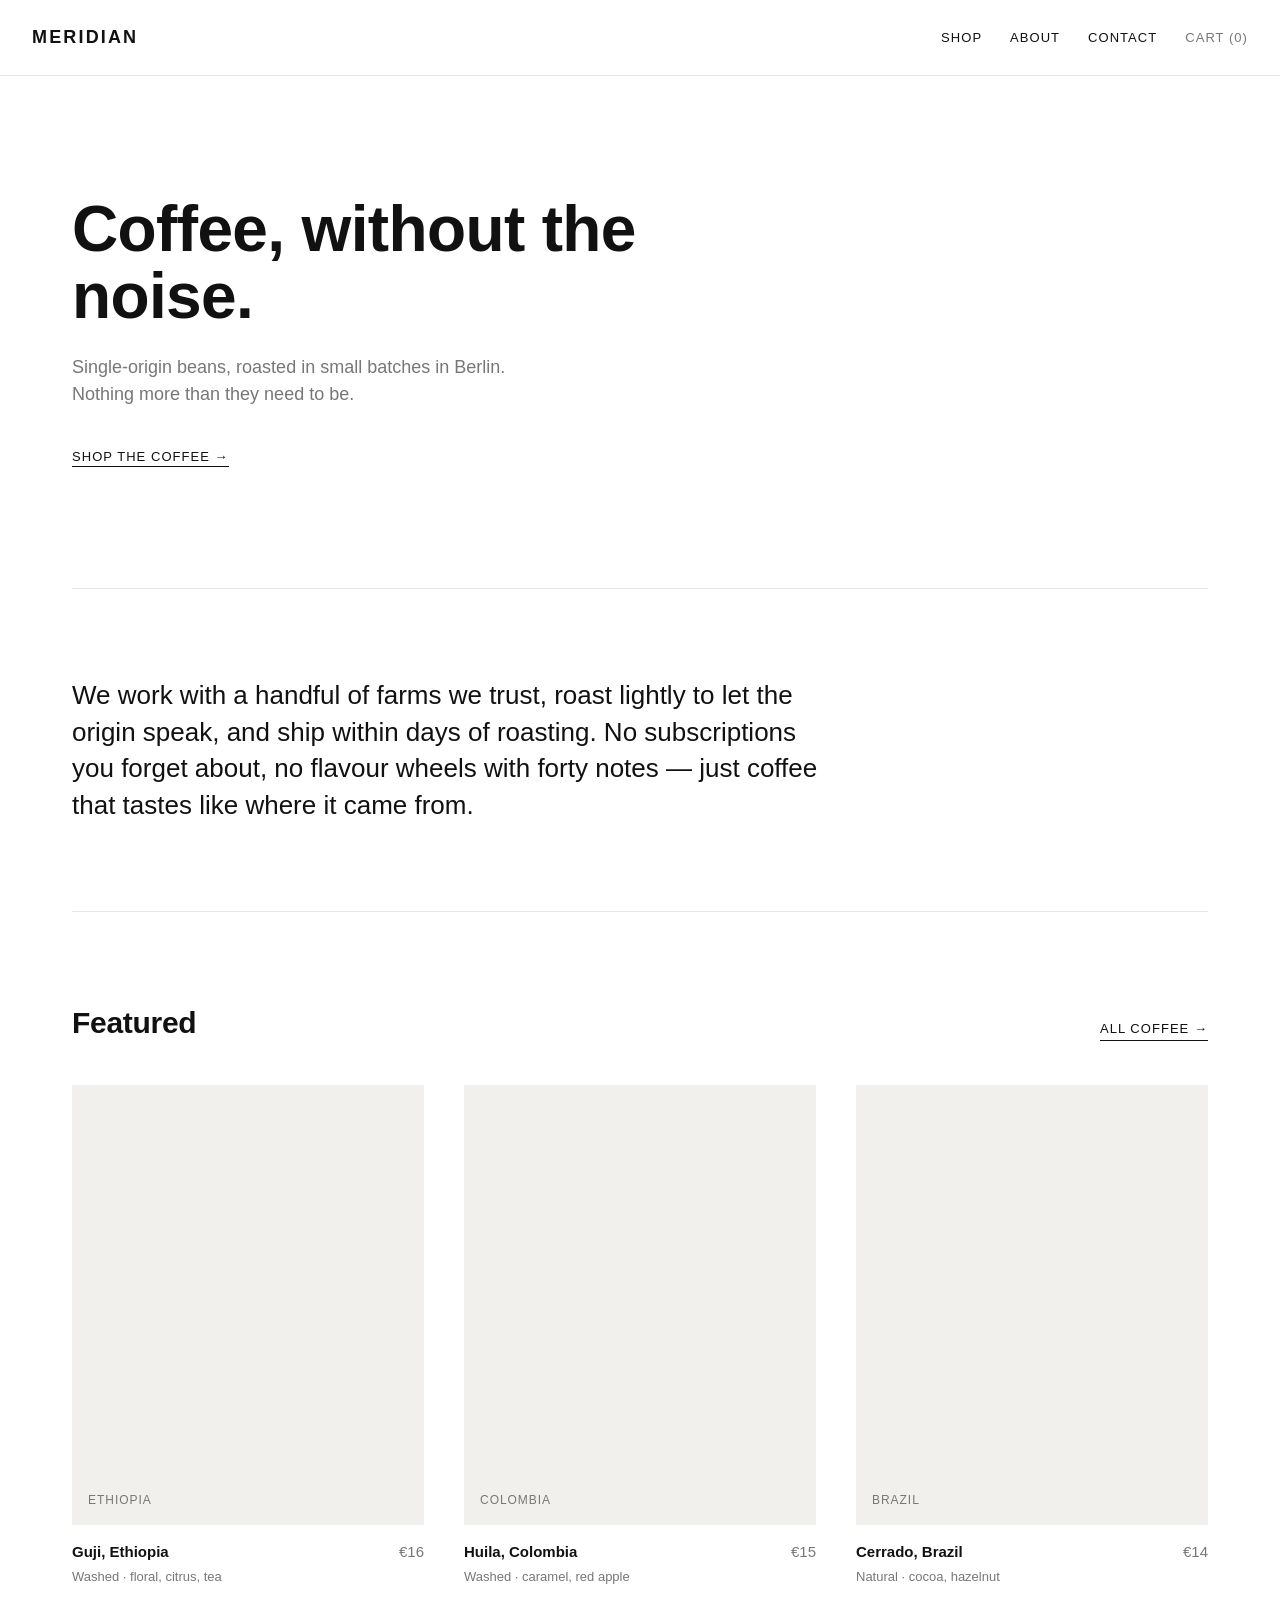
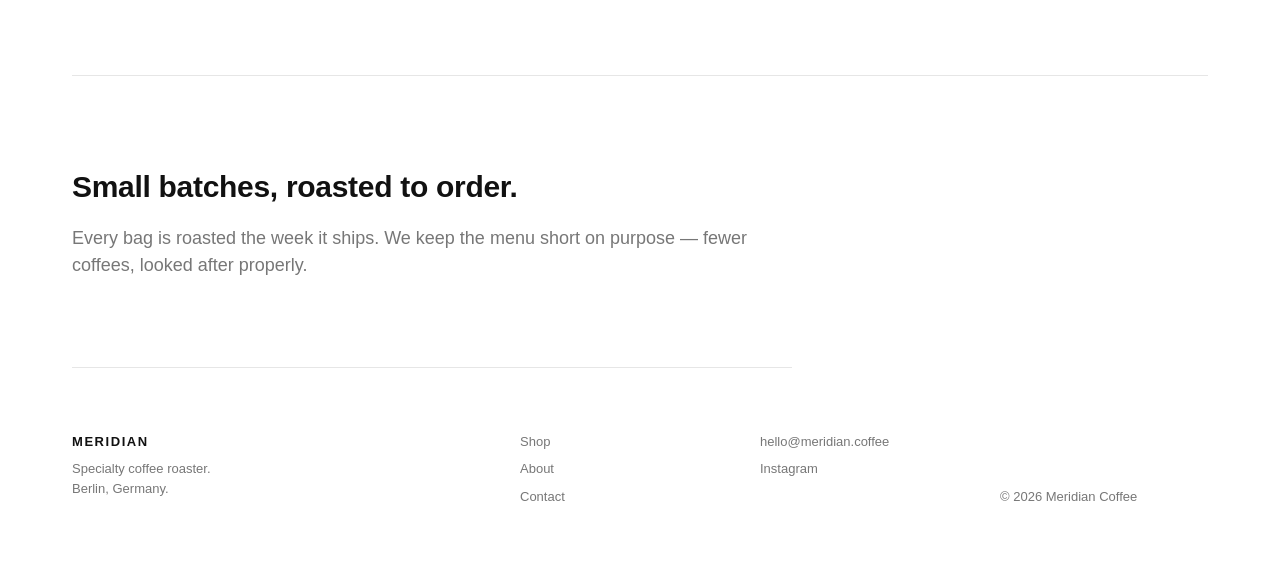
<file: index.html>
<!DOCTYPE html>
<html lang="en">
<head>
  <meta charset="UTF-8" />
  <meta name="viewport" content="width=device-width, initial-scale=1.0" />
  <title>MERIDIAN — Specialty Coffee</title>
  <meta name="description" content="MERIDIAN is a specialty coffee roaster. Single-origin beans, roasted in small batches." />
  <link rel="preconnect" href="https://fonts.googleapis.com" />
  <link rel="stylesheet" href="styles.css" />
</head>
<body>
  <header class="site-header">
    <a class="wordmark" href="index.html">MERIDIAN</a>
    <nav class="nav">
      <a href="shop.html">Shop</a>
      <a href="about.html">About</a>
      <a href="contact.html">Contact</a>
      <a href="#" class="nav-cart">Cart (0)</a>
    </nav>
  </header>

  <main>
    <section class="hero">
      <div class="hero-text">
        <h1>Coffee, without the noise.</h1>
        <p>Single-origin beans, roasted in small batches in Berlin. Nothing more than they need to be.</p>
        <a class="link-arrow" href="shop.html">Shop the coffee →</a>
      </div>
    </section>

    <section class="intro">
      <p>
        We work with a handful of farms we trust, roast lightly to let the
        origin speak, and ship within days of roasting. No subscriptions you
        forget about, no flavour wheels with forty notes — just coffee that
        tastes like where it came from.
      </p>
    </section>

    <section class="featured">
      <div class="section-head">
        <h2>Featured</h2>
        <a class="link-arrow" href="shop.html">All coffee →</a>
      </div>
      <div class="grid">
        <a class="product" href="shop.html">
          <div class="product-image" data-label="Ethiopia"></div>
          <div class="product-meta">
            <span class="product-name">Guji, Ethiopia</span>
            <span class="product-price">€16</span>
          </div>
          <span class="product-note">Washed · floral, citrus, tea</span>
        </a>
        <a class="product" href="shop.html">
          <div class="product-image" data-label="Colombia"></div>
          <div class="product-meta">
            <span class="product-name">Huila, Colombia</span>
            <span class="product-price">€15</span>
          </div>
          <span class="product-note">Washed · caramel, red apple</span>
        </a>
        <a class="product" href="shop.html">
          <div class="product-image" data-label="Brazil"></div>
          <div class="product-meta">
            <span class="product-name">Cerrado, Brazil</span>
            <span class="product-price">€14</span>
          </div>
          <span class="product-note">Natural · cocoa, hazelnut</span>
        </a>
      </div>
    </section>

    <section class="philosophy">
      <h2>Small batches, roasted to order.</h2>
      <p>
        Every bag is roasted the week it ships. We keep the menu short on
        purpose — fewer coffees, looked after properly.
      </p>
    </section>
  </main>

  <footer class="site-footer">
    <div class="footer-col">
      <span class="wordmark-small">MERIDIAN</span>
      <p>Specialty coffee roaster.<br />Berlin, Germany.</p>
    </div>
    <div class="footer-col">
      <a href="shop.html">Shop</a>
      <a href="about.html">About</a>
      <a href="contact.html">Contact</a>
    </div>
    <div class="footer-col">
      <a href="mailto:hello@meridian.coffee">hello@meridian.coffee</a>
      <a href="#">Instagram</a>
    </div>
    <div class="footer-col footer-fine">
      <span>© 2026 Meridian Coffee</span>
    </div>
  </footer>
</body>
</html>
</file>
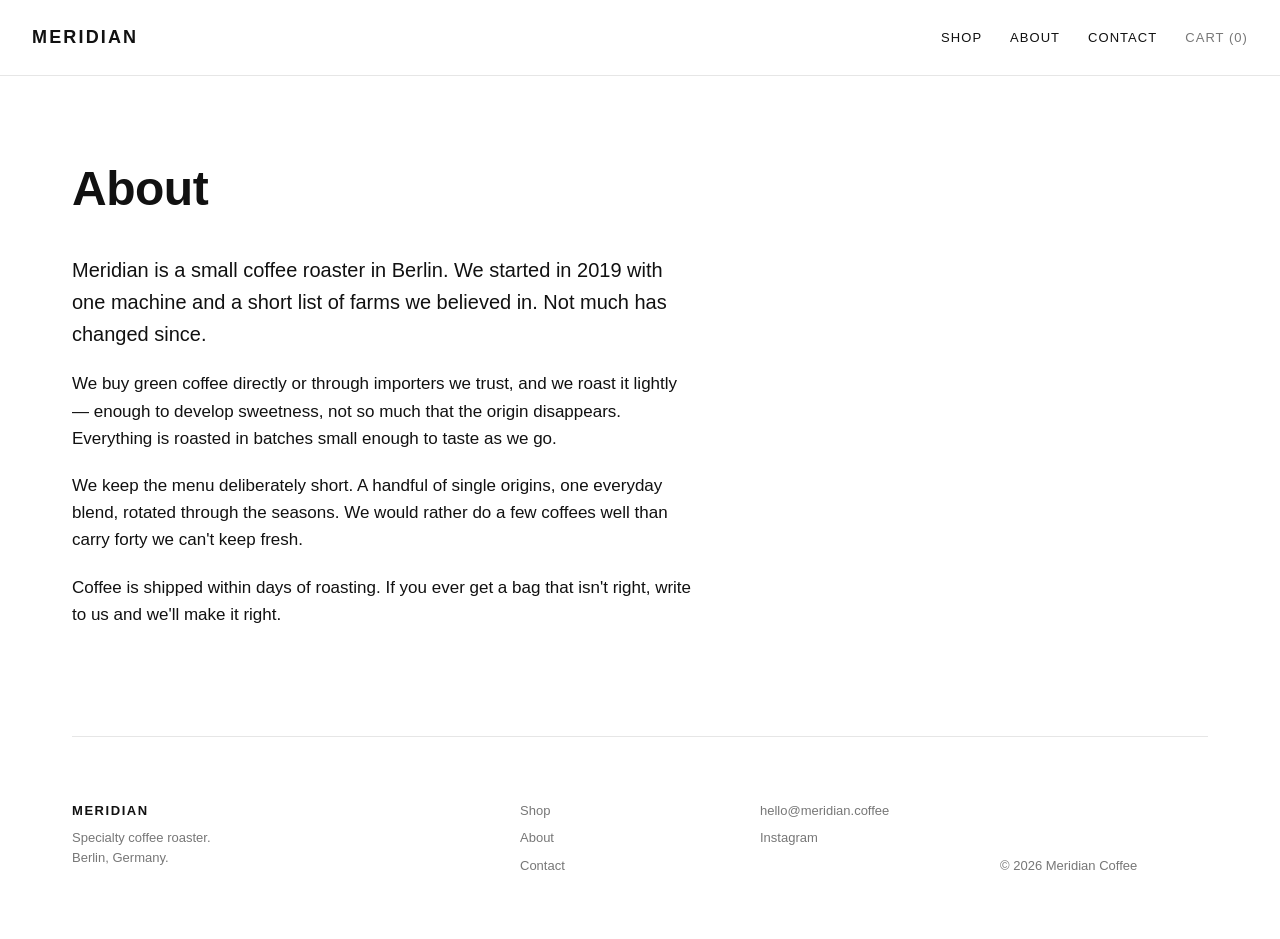
<file: about.html>
<!DOCTYPE html>
<html lang="en">
<head>
  <meta charset="UTF-8" />
  <meta name="viewport" content="width=device-width, initial-scale=1.0" />
  <title>About — MERIDIAN</title>
  <meta name="description" content="A small specialty coffee roaster in Berlin." />
  <link rel="stylesheet" href="styles.css" />
</head>
<body>
  <header class="site-header">
    <a class="wordmark" href="index.html">MERIDIAN</a>
    <nav class="nav">
      <a href="shop.html">Shop</a>
      <a href="about.html">About</a>
      <a href="contact.html">Contact</a>
      <a href="#" class="nav-cart">Cart (0)</a>
    </nav>
  </header>

  <main>
    <section class="page">
      <h1 class="page-title">About</h1>
      <div class="prose">
        <p>
          Meridian is a small coffee roaster in Berlin. We started in 2019 with
          one machine and a short list of farms we believed in. Not much has
          changed since.
        </p>
        <p>
          We buy green coffee directly or through importers we trust, and we
          roast it lightly — enough to develop sweetness, not so much that the
          origin disappears. Everything is roasted in batches small enough to
          taste as we go.
        </p>
        <p>
          We keep the menu deliberately short. A handful of single origins, one
          everyday blend, rotated through the seasons. We would rather do a few
          coffees well than carry forty we can't keep fresh.
        </p>
        <p>
          Coffee is shipped within days of roasting. If you ever get a bag that
          isn't right, write to us and we'll make it right.
        </p>
      </div>
    </section>
  </main>

  <footer class="site-footer">
    <div class="footer-col">
      <span class="wordmark-small">MERIDIAN</span>
      <p>Specialty coffee roaster.<br />Berlin, Germany.</p>
    </div>
    <div class="footer-col">
      <a href="shop.html">Shop</a>
      <a href="about.html">About</a>
      <a href="contact.html">Contact</a>
    </div>
    <div class="footer-col">
      <a href="mailto:hello@meridian.coffee">hello@meridian.coffee</a>
      <a href="#">Instagram</a>
    </div>
    <div class="footer-col footer-fine">
      <span>© 2026 Meridian Coffee</span>
    </div>
  </footer>
</body>
</html>
</file>
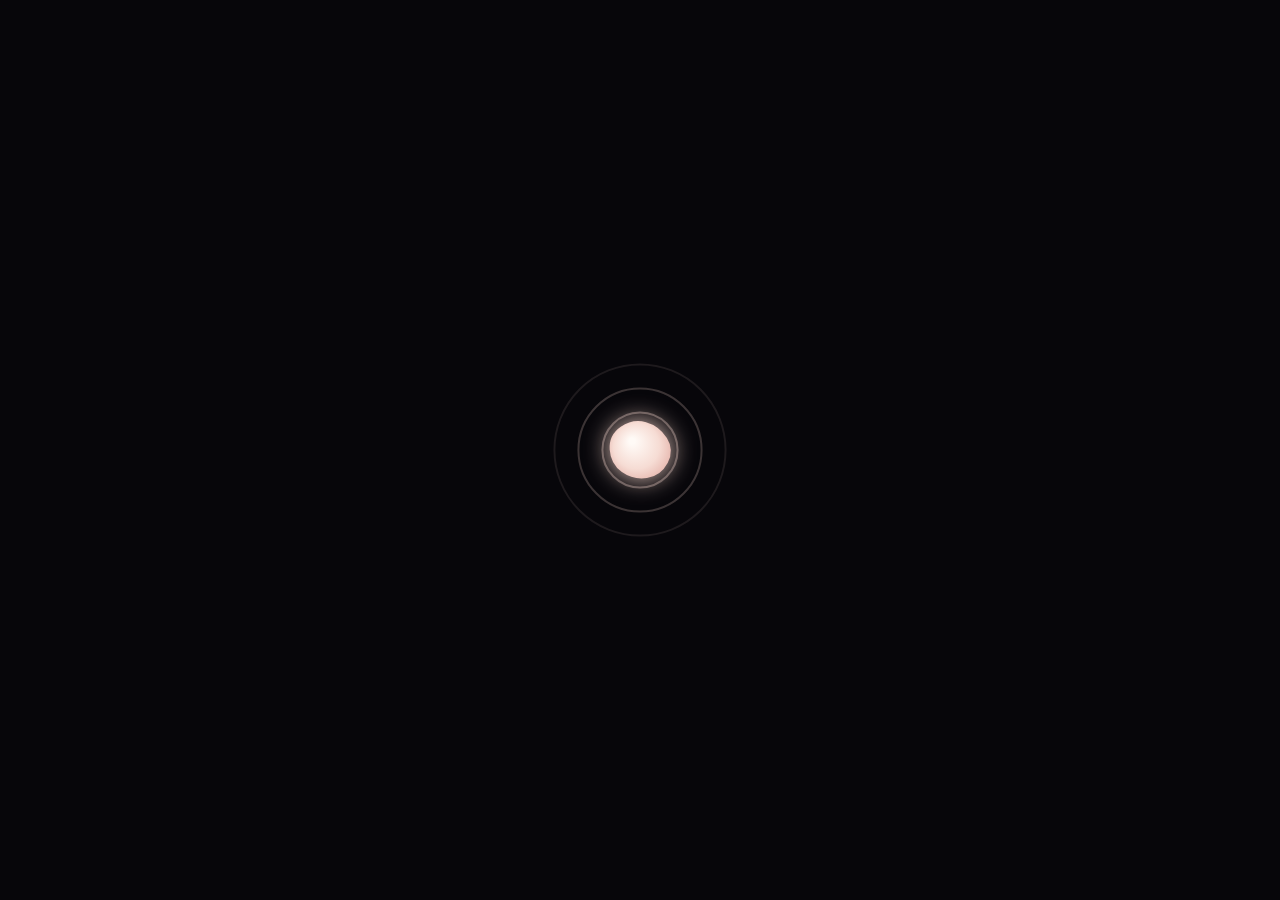
<file: bloblife.html>
<!DOCTYPE html>
<html lang="fr">
<head>
<meta charset="UTF-8">
<meta name="viewport" content="width=device-width, initial-scale=1.0, maximum-scale=1.0, user-scalable=no, viewport-fit=cover">
<meta name="theme-color" content="#000000">
<meta name="apple-mobile-web-app-capable" content="yes">
<meta name="apple-mobile-web-app-status-bar-style" content="black">
<title>BLOBLIFE</title>
<style>
  * {
    margin: 0; padding: 0; box-sizing: border-box;
    -webkit-tap-highlight-color: transparent;
    -webkit-touch-callout: none;
    -webkit-user-select: none; user-select: none;
  }
  html, body {
    width: 100%; height: 100%; overflow: hidden;
    background: #07060a; overscroll-behavior: none; touch-action: none;
  }
  #stage { position: fixed; inset: 0; width: 100%; height: 100%; }

  #startScreen {
    position: absolute; inset: 0; background: #07060a;
    display: flex; align-items: center; justify-content: center;
    z-index: 20; transition: opacity 800ms ease; opacity: 1;
  }
  #startScreen.fading { opacity: 0; pointer-events: none; }
  #startCanvas { display: block; }

  #gameCanvas {
    position: absolute; inset: 0; display: block; background: #07060a;
    z-index: 10; opacity: 0; transition: opacity 600ms ease;
    /* flou d'objectif onirique (la profondeur de champ ajoute du flou par blob) */
    filter: blur(1.4px) saturate(1.2) contrast(1.02);
  }
  #gameCanvas.visible { opacity: 1; }
</style>
</head>
<body>
<div id="stage">
  <canvas id="gameCanvas"></canvas>
  <div id="startScreen">
    <canvas id="startCanvas" width="280" height="280"></canvas>
  </div>
</div>

<script>
"use strict";
(function () {

/* =====================================================================
 *  UTILITAIRES
 * ===================================================================== */
const TAU = Math.PI * 2;
const rand = (a, b) => a + Math.random() * (b - a);
const randInt = (a, b) => Math.floor(rand(a, b + 1));
const pick = arr => arr[(Math.random() * arr.length) | 0];
const clamp = (v, a, b) => v < a ? a : (v > b ? b : v);
const lerp = (a, b, t) => a + (b - a) * t;
const dist2 = (ax, ay, bx, by) => { const dx = ax-bx, dy = ay-by; return dx*dx + dy*dy; };
let _id = 0;
const nextId = () => ++_id;

/* =====================================================================
 *  MODULE : ColorMixer — mélange pigmentaire (pour les taches)
 * ===================================================================== */
const ColorMixer = {
  hslToRgb(h, s, l) {
    h /= 360; s /= 100; l /= 100;
    let r, g, b;
    if (s === 0) { r = g = b = l; }
    else {
      const hue2rgb = (p, q, t) => {
        if (t < 0) t += 1; if (t > 1) t -= 1;
        if (t < 1/6) return p + (q-p)*6*t;
        if (t < 1/2) return q;
        if (t < 2/3) return p + (q-p)*(2/3-t)*6;
        return p;
      };
      const q = l < 0.5 ? l*(1+s) : l+s-l*s, p = 2*l - q;
      r = hue2rgb(p, q, h + 1/3); g = hue2rgb(p, q, h); b = hue2rgb(p, q, h - 1/3);
    }
    return { r: r*255, g: g*255, b: b*255 };
  },
  rgbToHsl(r, g, b) {
    r/=255; g/=255; b/=255;
    const max = Math.max(r,g,b), min = Math.min(r,g,b);
    let h, s, l = (max+min)/2;
    if (max === min) { h = s = 0; }
    else {
      const d = max-min;
      s = l > 0.5 ? d/(2-max-min) : d/(max+min);
      switch (max) {
        case r: h = (g-b)/d + (g<b?6:0); break;
        case g: h = (b-r)/d + 2; break;
        default: h = (r-g)/d + 4; break;
      }
      h /= 6;
    }
    return { h: h*360, s: s*100, l: l*100 };
  },
  toLinear(c){ c/=255; return (c<=0.04045 ? c/12.92 : Math.pow((c+0.055)/1.055,2.4))*255; },
  toSrgb(c){ c/=255; return (c<=0.0031308 ? c*12.92 : 1.055*Math.pow(c,1/2.4)-0.055)*255; },
  mixHsl(a, b, amount) {
    const ra = this.hslToRgb(a.h,a.s,a.l), rb = this.hslToRgb(b.h,b.s,b.l);
    const mr = lerp(this.toLinear(ra.r), this.toLinear(rb.r), amount);
    const mg = lerp(this.toLinear(ra.g), this.toLinear(rb.g), amount);
    const mb = lerp(this.toLinear(ra.b), this.toLinear(rb.b), amount);
    return this.rgbToHsl(this.toSrgb(mr), this.toSrgb(mg), this.toSrgb(mb));
  }
};

/* =====================================================================
 *  MODULE : AudioEngine — voix de formants, douces et gargouillantes
 * ===================================================================== */
const VOWELS = {
  a: [780, 1100, 2700], e: [500, 1650, 2500], i: [330, 2100, 2900],
  o: [480, 900, 2300], u: [320, 720, 2300], m: [240, 900, 2100]
};

const AudioEngine = {
  ctx: null, master: null, reverbBuffer: null, ambientGain: null, started: false,
  init() {
    if (this.ctx) return;
    const AC = window.AudioContext || window.webkitAudioContext;
    if (!AC) return;
    this.ctx = new AC();
    this.master = this.ctx.createGain();
    this.master.gain.value = 0.8;
    this.master.connect(this.ctx.destination);
    this.reverbBuffer = this._makeReverb(3.2, 3.0);
  },
  resume() {
    if (!this.ctx) this.init();
    if (this.ctx && this.ctx.state === 'suspended') this.ctx.resume();
    if (!this.started) { this.started = true; this._startAmbient(); }
  },
  now(){ return this.ctx ? this.ctx.currentTime : 0; },
  _makeReverb(duration, decay) {
    if (!this.ctx) return null;
    const rate = this.ctx.sampleRate, len = Math.floor(rate*duration);
    const buf = this.ctx.createBuffer(2, len, rate);
    for (let c = 0; c < 2; c++) {
      const d = buf.getChannelData(c);
      for (let i = 0; i < len; i++) d[i] = (Math.random()*2-1) * Math.pow(1 - i/len, decay);
    }
    return buf;
  },
  _startAmbient() {
    if (!this.ctx) return;
    const g = this.ctx.createGain(); g.gain.value = 0; g.connect(this.master);
    this.ambientGain = g;
    const o1 = this.ctx.createOscillator(); o1.type='sine'; o1.frequency.value = 32;
    const o2 = this.ctx.createOscillator(); o2.type='sine'; o2.frequency.value = 35.5;
    const lfo = this.ctx.createOscillator(); lfo.type='sine'; lfo.frequency.value = 0.05;
    const lfoGain = this.ctx.createGain(); lfoGain.gain.value = 0.02;
    lfo.connect(lfoGain); lfoGain.connect(g.gain);
    o1.connect(g); o2.connect(g);
    o1.start(); o2.start(); lfo.start();
    g.gain.setTargetAtTime(0.05, this.now(), 5);
  },
  speak(blob, phones, opts) {
    if (!this.ctx) return;
    opts = opts || {};
    const t0 = this.now();
    const f0   = opts.f0   || (blob ? blob.voiceProfile.baseFreq : 120);
    const f0End= opts.f0End != null ? opts.f0End : f0;
    const gain = opts.gain != null ? opts.gain : 0.22;
    const personality = blob ? blob.voiceProfile.personality : 0.5;
    const sizeScale = blob ? clamp(1.4 - blob.radius/45, 0.85, 1.5) : 1;
    const fScale = (0.9 + personality*0.35) * sizeScale;
    let total = 0; for (const p of phones) total += p.d;

    const src = this.ctx.createOscillator();
    src.type = blob ? blob.voiceProfile.timbre : 'triangle';
    src.frequency.setValueAtTime(f0, t0);
    src.frequency.linearRampToValueAtTime(Math.max(18, f0End), t0 + total);

    const soft = this.ctx.createBiquadFilter();
    soft.type = 'lowpass'; soft.frequency.value = 2600; soft.Q.value = 0.4;

    const vib = this.ctx.createOscillator(); vib.type='sine';
    vib.frequency.value = 3.5 + personality*2 + (opts.wobble?4:0);
    const vibGain = this.ctx.createGain();
    vibGain.gain.value = f0 * (opts.wobble ? 0.06 : 0.018);
    vib.connect(vibGain); vibGain.connect(src.frequency);

    const amp = this.ctx.createGain(); amp.gain.setValueAtTime(0, t0);

    const gl = this.ctx.createOscillator(); gl.type='sine';
    gl.frequency.value = rand(5, 9) + personality*3;
    const glDepth = this.ctx.createGain(); glDepth.gain.value = gain*0.16;
    gl.connect(glDepth); glDepth.connect(amp.gain);

    const filters = [0,1,2].map(i => {
      const f = this.ctx.createBiquadFilter();
      f.type = 'bandpass'; f.Q.value = [5, 3.5, 2.5][i];
      src.connect(f);
      const fg = this.ctx.createGain(); fg.gain.value = [1.0, 0.5, 0.22][i];
      f.connect(fg); fg.connect(soft);
      return f;
    });
    soft.connect(amp);

    let t = t0;
    phones.forEach((p, idx) => {
      const F = VOWELS[p.v] || VOWELS.a;
      filters.forEach((filt, i) => {
        const target = F[i] * fScale;
        if (idx === 0) filt.frequency.setValueAtTime(target, t);
        else filt.frequency.linearRampToValueAtTime(target, t + p.d*0.65);
      });
      const peak = (p.amp != null ? p.amp : 1) * gain;
      amp.gain.linearRampToValueAtTime(peak*0.4, t + 0.04);
      amp.gain.linearRampToValueAtTime(peak,     t + p.d*0.55);
      amp.gain.linearRampToValueAtTime(peak*0.6, t + p.d);
      t += p.d;
    });
    amp.gain.linearRampToValueAtTime(0.0001, t + 0.16);

    amp.connect(this.master);
    if (opts.reverb && this.reverbBuffer) {
      const conv = this.ctx.createConvolver(); conv.buffer = this.reverbBuffer;
      const wet = this.ctx.createGain(); wet.gain.value = opts.reverb;
      amp.connect(conv); conv.connect(wet); wet.connect(this.master);
    }
    src.start(t0); vib.start(t0); gl.start(t0);
    const end = t + 0.25;
    src.stop(end); vib.stop(end); gl.stop(end);
  },
  pickup(b) {
    this.speak(b, [{v:'m', d:0.22, amp:0.4}, {v:'u', d:0.14, amp:0.3}],
      { f0: b? b.voiceProfile.baseFreq*0.8:95, f0End: b? b.voiceProfile.baseFreq*0.9:105, gain:0.12 });
  },
  divide(b) {
    this.speak(b, [{v:'m', d:0.10, amp:0.4}, {v:'o', d:0.14}, {v:'u', d:0.12, amp:0.5}],
      { f0: b? b.voiceProfile.baseFreq:120, f0End: b? b.voiceProfile.baseFreq*1.25:150, gain:0.2 });
  },
  shrink(b, dur) {
    this.speak(b, [{v:'o', d:0.16}, {v:'u', d:0.22}, {v:'m', d:0.22, amp:0.4}],
      { f0: b? b.voiceProfile.baseFreq*1.2:165, f0End: b? b.voiceProfile.baseFreq*0.55:65, gain:0.22 });
  },
  mutate(b) {
    this.speak(b, [{v:'m', d:0.10, amp:0.45}, {v:'o', d:0.14}, {v:'u', d:0.12}, {v:'i', d:0.14}],
      { f0: b? b.voiceProfile.baseFreq:120, f0End: b? b.voiceProfile.baseFreq*1.2:150, gain:0.2, wobble:true });
    this._wetNoise(0.16, 900, 300, 0.07);
  },
  contact(a, b) {
    const base = ((a?a.voiceProfile.baseFreq:120)+(b?b.voiceProfile.baseFreq:120))/2;
    this.speak(a, [{v:'m', d:0.16, amp:0.4}, {v:'u', d:0.16, amp:0.45}],
      { f0: base*0.85, f0End: base*0.95, gain:0.1 });
  },
  fuse(b) {
    this.speak(b, [{v:'m', d:0.22, amp:0.45}, {v:'o', d:0.22}, {v:'u', d:0.30, amp:0.5}],
      { f0: b? b.voiceProfile.baseFreq:110, f0End: b? b.voiceProfile.baseFreq*0.78:88, gain:0.2, reverb:0.3 });
  },
  death(b) {
    const base = b? b.voiceProfile.baseFreq:110;
    this.speak(b, [{v:'a', d:0.5}, {v:'o', d:0.5, amp:0.8}, {v:'u', d:0.7, amp:0.6}, {v:'m', d:0.9, amp:0.4}],
      { f0: base, f0End: 26, gain:0.4, reverb:0.85 });
  },
  _wetNoise(dur, f0, f1, gain) {
    if (!this.ctx) return;
    const t0 = this.now();
    const n = Math.floor(this.ctx.sampleRate * dur);
    const buf = this.ctx.createBuffer(1, n, this.ctx.sampleRate);
    const d = buf.getChannelData(0);
    for (let i = 0; i < n; i++) d[i] = (Math.random()*2-1) * (1 - i/n);
    const src = this.ctx.createBufferSource(); src.buffer = buf;
    const flt = this.ctx.createBiquadFilter(); flt.type='lowpass'; flt.Q.value=2;
    flt.frequency.setValueAtTime(f0, t0);
    flt.frequency.exponentialRampToValueAtTime(Math.max(40,f1), t0+dur);
    const g = this.ctx.createGain();
    g.gain.setValueAtTime(gain, t0);
    g.gain.exponentialRampToValueAtTime(0.0001, t0+dur);
    src.connect(flt); flt.connect(g); g.connect(this.master);
    src.start(t0); src.stop(t0+dur);
  }
};

/* =====================================================================
 *  CONSTANTES DE JEU
 * ===================================================================== */
const MAX_BLOBS = 12;
const MIN_RADIUS = 14;
const INITIAL_RADIUS = 26;
const GROW_MAX = 56;
const MUTATION_INTERVAL = 10;
const MUTATION_CHANCE = 0.7;
const INSTABILITY_PER_MUTATION = 0.12;
const DEATH_DURATION = 3.0;
const FUSION_DELAY = 0.2;     // contact -> fusion quasi immédiate
const MAX_BUMPS = 8;
const MAX_SPOTS = 7;

/* =====================================================================
 *  Construction
 * ===================================================================== */
function makeVoiceProfile() {
  return {
    baseFreq: rand(80, 190),
    timbre: pick(['triangle','triangle','sawtooth','sine']),
    personality: Math.random()
  };
}

// boule qui pousse : sur le bord (dist=1) ou à l'intérieur (dist<1, après fusion)
function makeBump(opts) {
  opts = opts || {};
  return {
    angle: opts.angle != null ? opts.angle : rand(0, TAU),
    dist:  opts.dist  != null ? opts.dist  : 1.0,
    r:     opts.r     != null ? opts.r     : rand(0.30, 0.55),
    grow:  opts.grow  != null ? opts.grow  : 0,
    phase: rand(0, TAU),
    orbitSpeed: rand(0.15, 0.5),
    bob: rand(0.015, 0.05)
  };
}

function makeSpot() {
  return {
    angle: rand(0, TAU), dist: rand(0.0, 0.55), r: rand(0.20, 0.38), growth: 0,
    hue: rand(0, 360), sat: rand(28, 52), lit: rand(68, 82),
    hueSpeed: rand(1.5, 6) * (Math.random()<0.5?-1:1)
  };
}

function createBlob(x, y, opts) {
  opts = opts || {};
  const radius = opts.radius != null ? opts.radius : rand(20, 30);
  const n = randInt(6, 8);
  const membrane = [];
  for (let i = 0; i < n; i++) membrane.push({
    angle: (i/n)*TAU, phase: Math.random()*TAU, speed: rand(0.4,0.9), amp: rand(0.05,0.10)
  });
  return {
    id: nextId(), x, y, radius,
    breathPhase: Math.random()*TAU,
    breathSpeed: opts.breathSpeed != null ? opts.breathSpeed : rand(0.45, 0.8),
    velocity: { vx: rand(-2,2), vy: rand(-2,2) },
    age: 0,
    evolutionStage: opts.evolutionStage || 0,
    instability: opts.instability || 0,
    traits: opts.traits ? opts.traits.slice() : [],
    bumps: opts.bumps ? opts.bumps : [],
    spots: opts.spots ? opts.spots : [],
    voiceProfile: opts.voiceProfile || makeVoiceProfile(),
    isDying: false, deathTimer: 0,
    opacity: opts.opacity != null ? opts.opacity : 0,
    membrane,
    targetRadius: radius,
    mutateFlash: 0, shiverHold: 0,
    contacts: new Map(),
    _lookAt: null,
    isDragged: false, dragX: x, dragY: y, grabX: 0, grabY: 0, _grab: null,
    fused: opts.fused || false,
    fuseCooldown: opts.fuseCooldown != null ? opts.fuseCooldown : 0,
    depth: opts.depth != null ? opts.depth : rand(0, 1)
  };
}

/* =====================================================================
 *  Filament liquide (cordon de cercles) — pour le cordon de fusion
 * ===================================================================== */
function drawStrand(ctx, x1, y1, x2, y2, w1, w2, color, blur, bulge) {
  const steps = 9;
  ctx.save();
  ctx.fillStyle = color;
  if (blur) { ctx.shadowBlur = blur; ctx.shadowColor = color; }
  for (let i = 0; i <= steps; i++) {
    const t = i/steps;
    const x = lerp(x1, x2, t), y = lerp(y1, y2, t);
    let w = lerp(w1, w2, t);
    if (bulge) w *= (1 - bulge) + bulge*Math.sin(t*Math.PI);
    ctx.beginPath(); ctx.arc(x, y, Math.max(0.4, w), 0, TAU); ctx.fill();
  }
  ctx.restore();
}

/* =====================================================================
 *  MODULE : BlobRenderer
 * ===================================================================== */
const BlobRenderer = {
  breathFactor(blob) { return 1 + Math.sin(blob.breathPhase)*0.12; },

  draw(ctx, blob, time) {
    const breath = this.breathFactor(blob);
    const r = blob.radius * breath;
    const dyingDark = blob.isDying ? (1 - blob.opacity) : 0;
    const decayDark = clamp(blob.instability - 0.6, 0, 0.4) * 0.6;
    const dark = Math.max(dyingDark*0.5, decayDark);

    ctx.save();
    const depth = blob.depth || 0;
    if (depth > 0.05) ctx.filter = `blur(${(depth*3.2).toFixed(2)}px)`;
    const baseAlpha = blob.opacity * (1 - depth*0.24);

    ctx.save();
    ctx.translate(blob.x, blob.y);

    // ---- corps ----
    ctx.globalAlpha = baseAlpha * (blob.fused ? 0.42 : 1);  // transparent si fusionné
    ctx.shadowBlur = 26;
    ctx.shadowColor = `rgba(255,200,188,${0.55 - dark*0.6})`;
    this._traceBody(ctx, blob, r, time);
    ctx.fillStyle = this._bodyGradient(ctx, r, dark);
    ctx.fill();

    if (blob.fused) {
      // contour brillant de la membrane translucide
      ctx.globalAlpha = baseAlpha;
      ctx.shadowBlur = 0;
      ctx.lineWidth = Math.max(1.4, r*0.05);
      ctx.strokeStyle = `hsla(350,55%,84%,0.45)`;
      ctx.stroke();
    }

    // ---- taches (à l'intérieur du corps) ----
    ctx.globalAlpha = baseAlpha;
    ctx.save();
    this._traceBody(ctx, blob, r, time);
    ctx.clip();
    ctx.shadowBlur = 0;
    this._drawSpots(ctx, blob, r, time);
    ctx.restore();

    // ---- boules (sur les bords, ou à l'intérieur si fusionné) ----
    for (const b of blob.bumps) {
      if (b.grow < 0.02) continue;
      const internal = b.dist < 1;
      const a = b.angle + (internal ? Math.sin(time*b.orbitSpeed + b.phase)*0.2 : 0);
      const pr = internal ? b.dist*r : r*0.92;
      const bob = Math.sin(time*0.7 + b.phase) * b.bob * r;
      const bx = Math.cos(a)*pr, by = Math.sin(a)*pr + bob;
      const br = r * b.r * b.grow;
      this._drawBall(ctx, bx, by, br, dark, baseAlpha * (internal ? 0.95 : 1));
    }

    // ---- yeux ----
    ctx.globalAlpha = baseAlpha;
    this._drawEyes(ctx, blob, r, time);

    ctx.restore();
    ctx.restore();
  },

  _bodyGradient(ctx, r, dark) {
    const g = ctx.createRadialGradient(-r*0.28, -r*0.30, r*0.08, 0, 0, r*1.18);
    g.addColorStop(0,    `hsl(30,${clamp(48-dark*16,0,55)}%,${clamp(96-dark*40,30,100)}%)`);
    g.addColorStop(0.5,  `hsl(18,${clamp(58-dark*12,16,70)}%,${clamp(85-dark*42,22,90)}%)`);
    g.addColorStop(0.85, `hsl(${dark>0.15?298:2},${clamp(56+dark*6,24,70)}%,${clamp(77-dark*38,18,84)}%)`);
    g.addColorStop(1,    `hsl(${dark>0.15?292:348},${clamp(58+dark*8,24,72)}%,${clamp(69-dark*38,14,78)}%)`);
    return g;
  },

  _drawBall(ctx, x, y, br, dark, alpha) {
    if (br < 0.5) return;
    const g = ctx.createRadialGradient(x-br*0.32, y-br*0.36, br*0.08, x, y, br);
    g.addColorStop(0,   `hsl(30,46%,${clamp(96-dark*40,30,100)}%)`);
    g.addColorStop(0.6, `hsl(16,56%,${clamp(84-dark*40,22,90)}%)`);
    g.addColorStop(1,   `hsl(348,58%,${clamp(72-dark*36,16,80)}%)`);
    ctx.save();
    ctx.globalAlpha = alpha;
    ctx.shadowBlur = 10; ctx.shadowColor = 'rgba(255,200,188,0.4)';
    ctx.fillStyle = g;
    ctx.beginPath(); ctx.arc(x, y, br, 0, TAU); ctx.fill();
    ctx.restore();
  },

  _traceBody(ctx, blob, r, time) {
    const pts = [], n = blob.membrane.length;
    // déformation "accroche au doigt"
    let grabAng = 0, grabPull = 0;
    if (blob._grab) {
      const lx = blob._grab.fx - blob.x, ly = blob._grab.fy - blob.y;
      grabAng = Math.atan2(ly, lx);
      grabPull = clamp(Math.hypot(lx, ly) / r, 0, 1.4);
    }
    for (let i = 0; i < n; i++) {
      const m = blob.membrane[i];
      let osc = Math.sin(time*m.speed + m.phase)*m.amp;
      if (grabPull > 0.001) {
        const align = Math.max(0, Math.cos(m.angle - grabAng));
        osc += grabPull * 0.5 * align * align;   // étirement vers le doigt
      }
      if (blob.shiverHold > 0.001 || blob.instability > 0.6) {
        const sh = blob.shiverHold*0.045 + Math.max(0, blob.instability-0.6)*0.07;
        osc += Math.sin(time*22 + i)*sh;
      }
      if (blob.isDying) osc += Math.sin(time*9 + i*2.3)*0.26*(1-blob.opacity);
      const rr = r*(1+osc);
      pts.push({ x: Math.cos(m.angle)*rr, y: Math.sin(m.angle)*rr });
    }
    ctx.beginPath();
    ctx.moveTo((pts[n-1].x+pts[0].x)/2, (pts[n-1].y+pts[0].y)/2);
    for (let i = 0; i < n; i++) {
      const cur = pts[i], nxt = pts[(i+1)%n];
      ctx.quadraticCurveTo(cur.x, cur.y, (cur.x+nxt.x)/2, (cur.y+nxt.y)/2);
    }
    ctx.closePath();
  },

  _drawSpots(ctx, blob, r, time) {
    ctx.save();
    for (const s of blob.spots) {
      const sx = Math.cos(s.angle)*s.dist*r, sy = Math.sin(s.angle)*s.dist*r;
      const sr = s.r * r * s.growth;
      if (sr < 0.5) continue;
      const h = s.hue|0, sat = s.sat|0, lit = s.lit|0;
      const g = ctx.createRadialGradient(sx, sy, sr*0.05, sx, sy, sr*1.2);
      g.addColorStop(0,   `hsla(${h},${sat}%,${clamp(lit+6,0,100)}%,0.6)`);
      g.addColorStop(0.5, `hsla(${h},${sat}%,${lit}%,0.34)`);
      g.addColorStop(1,   `hsla(${h},${sat}%,${lit}%,0)`);
      ctx.shadowBlur = sr*0.6; ctx.shadowColor = `hsla(${h},${sat}%,${lit}%,0.4)`;
      ctx.fillStyle = g;
      ctx.beginPath(); ctx.arc(sx, sy, sr*1.2, 0, TAU); ctx.fill();
    }
    ctx.restore();
  },

  _drawEyes(ctx, blob, r, time) {
    if (blob.traits.includes('eye_left'))  this._eye(ctx, blob, -r*0.30, -r*0.08, r*0.17, time);
    if (blob.traits.includes('eye_right')) this._eye(ctx, blob,  r*0.30, -r*0.08, r*0.17, time);
  },
  _eye(ctx, blob, ex, ey, er, time) {
    ctx.fillStyle = 'rgba(250,248,246,0.96)';
    ctx.beginPath(); ctx.ellipse(ex, ey, er, er*1.25, 0, 0, TAU); ctx.fill();
    let lx, ly;
    if (blob._lookAt) {
      const dx = blob._lookAt.x-blob.x, dy = blob._lookAt.y-blob.y, d = Math.hypot(dx,dy)||1;
      lx = (dx/d)*er*0.4; ly = (dy/d)*er*0.4;
    } else { lx = Math.cos(time*0.5)*er*0.2; ly = Math.sin(time*0.7)*er*0.2; }
    ctx.fillStyle = '#1a1012';
    ctx.beginPath(); ctx.ellipse(ex+lx, ey+ly, er*0.5, er*0.55, 0, 0, TAU); ctx.fill();
    ctx.fillStyle = 'rgba(255,255,255,0.8)';
    ctx.beginPath(); ctx.arc(ex+lx-er*0.15, ey+ly-er*0.2, er*0.12, 0, TAU); ctx.fill();
  },

  drawDeathFlash(ctx, w, h, intensity) {
    ctx.save(); ctx.globalAlpha = intensity; ctx.fillStyle = '#fff4ee';
    ctx.fillRect(0,0,w,h); ctx.restore();
  }
};

/* =====================================================================
 *  MODULE : BlobPhysics
 * ===================================================================== */
const BlobPhysics = {
  update(blob, dt, world) {
    let bSpeed = blob.breathSpeed;
    if (blob.traits.includes('pulse_fast')) bSpeed *= 1.6;
    blob.breathPhase += dt*bSpeed*1.0;
    blob.age += dt;
    if (blob.fuseCooldown > 0) blob.fuseCooldown -= dt;

    if (!blob.isDying && blob.opacity < 1) blob.opacity = Math.min(1, blob.opacity + dt*1.2);
    if (Math.abs(blob.radius - blob.targetRadius) > 0.1)
      blob.radius = lerp(blob.radius, blob.targetRadius, Math.min(1, dt*3.5));
    blob.mutateFlash = Math.max(0, blob.mutateFlash - dt*1.2);

    for (const b of blob.bumps) if (b.grow < 1) b.grow = Math.min(1, b.grow + dt*0.4);
    for (const s of blob.spots) {
      if (s.growth < 1) s.growth = Math.min(1, s.growth + dt*0.45);
      s.hue = (s.hue + s.hueSpeed*dt + 360) % 360;
    }

    blob._lookAt = null;
    if (blob.traits.includes('eye_left') || blob.traits.includes('eye_right')) {
      const near = this._nearest(blob, world);
      if (near) {
        blob._lookAt = near;
        if (blob.traits.includes('wander') && !blob.isDragged) {
          const dx = near.x-blob.x, dy = near.y-blob.y, d = Math.hypot(dx,dy)||1;
          blob.velocity.vx += (dx/d)*dt*3; blob.velocity.vy += (dy/d)*dt*3;
        }
      }
    }

    if (blob.isDragged) {
      // accroche au doigt : la forme suit avec retard élastique -> elle s'étire
      const fx = blob.dragX, fy = blob.dragY;
      blob._grab = { fx, fy };
      const tx = fx - blob.grabX, ty = fy - blob.grabY; // centre cible
      const k = Math.min(1, dt*7);
      const nx = lerp(blob.x, tx, k), ny = lerp(blob.y, ty, k);
      let vx = (nx-blob.x)/Math.max(dt,0.001), vy = (ny-blob.y)/Math.max(dt,0.001);
      const sp = Math.hypot(vx,vy), cap = 340;
      if (sp > cap) { vx = vx/sp*cap; vy = vy/sp*cap; }
      blob.velocity.vx = vx; blob.velocity.vy = vy;
      blob.x = nx; blob.y = ny;
    } else {
      blob._grab = null;
      blob.velocity.vx += rand(-1,1)*dt*1.6;
      blob.velocity.vy += rand(-1,1)*dt*1.6;
      let speedMul = blob.traits.includes('pulse_fast') ? 1.35 : 1;
      const maxV = 11*speedMul;
      blob.velocity.vx *= 0.99; blob.velocity.vy *= 0.99;
      const sp = Math.hypot(blob.velocity.vx, blob.velocity.vy);
      if (sp > maxV) { blob.velocity.vx = blob.velocity.vx/sp*maxV; blob.velocity.vy = blob.velocity.vy/sp*maxV; }
      blob.x += blob.velocity.vx*dt; blob.y += blob.velocity.vy*dt;
    }
    this._bounds(blob, world);
  },

  _bounds(blob, world) {
    const m = blob.radius;
    if (blob.x < m){ blob.x=m; blob.velocity.vx=Math.abs(blob.velocity.vx)*0.5; }
    if (blob.x > world.w-m){ blob.x=world.w-m; blob.velocity.vx=-Math.abs(blob.velocity.vx)*0.5; }
    if (blob.y < m){ blob.y=m; blob.velocity.vy=Math.abs(blob.velocity.vy)*0.5; }
    if (blob.y > world.h-m){ blob.y=world.h-m; blob.velocity.vy=-Math.abs(blob.velocity.vy)*0.5; }
  },

  _nearest(blob, world) {
    let best=null, bestD=Infinity;
    for (const o of world.blobs) {
      if (o===blob || o.isDying) continue;
      const d = dist2(blob.x,blob.y,o.x,o.y);
      if (d < bestD){ bestD=d; best=o; }
    }
    return best;
  },

  resolveContacts(world, dt) {
    world.necks.length = 0;
    const b = world.blobs;
    for (let i = 0; i < b.length; i++) {
      const a = b[i]; if (a.isDying) continue;
      for (let j = i+1; j < b.length; j++) {
        const c = b[j]; if (c.isDying) continue;
        const dx = c.x-a.x, dy = c.y-a.y, d = Math.hypot(dx,dy)||0.0001;
        const ra = a.radius*BlobRenderer.breathFactor(a);
        const rc = c.radius*BlobRenderer.breathFactor(c);
        const overlap = ra + rc - d;
        const canFuse = a.fuseCooldown <= 0 && c.fuseCooldown <= 0;
        if (canFuse && overlap > -Math.min(ra,rc)*0.4) {
          world.necks.push({ a, c, strength: clamp((overlap + Math.min(ra,rc)*0.4)/Math.min(ra,rc), 0, 1) });
        }
        if (overlap > 0 && canFuse) this._contact(a, c, dx, dy, d, overlap, dt, world);
        else { a.contacts.delete(c.id); c.contacts.delete(a.id); }
      }
    }
  },

  _contact(a, c, dx, dy, d, overlap, dt, world) {
    const prev = a.contacts.get(c.id) || 0;
    if (prev === 0) AudioEngine.contact(a, c);
    const nd = prev + dt;
    a.contacts.set(c.id, nd); c.contacts.set(a.id, nd);
    if (nd >= FUSION_DELAY) world.requestFusion(a, c);
  }
};

/* =====================================================================
 *  MODULE : BlobEvolution
 * ===================================================================== */
const BlobEvolution = {
  mutationClock: 0,
  update(dt, world) {
    for (const blob of world.blobs) {
      if (blob.isDying) {
        blob.deathTimer += dt;
        blob.opacity = 1 - clamp(blob.deathTimer/DEATH_DURATION, 0, 1);
      }
    }
    this.mutationClock += dt;
    if (this.mutationClock >= MUTATION_INTERVAL) {
      this.mutationClock -= MUTATION_INTERVAL;
      for (const blob of world.blobs) {
        if (!blob.isDying && Math.random() < MUTATION_CHANCE) this.mutate(blob);
      }
    }
  },
  _options(blob) {
    const o = [];
    if (blob.bumps.length < MAX_BUMPS) o.push('bump','bump','bump','bump');
    if (blob.spots.length < MAX_SPOTS) o.push('spot','spot');
    if (!blob.traits.includes('eye_left')) o.push('eye');
    else if (!blob.traits.includes('eye_right')) o.push('eye');
    if (!blob.traits.includes('pulse_fast')) o.push('pulse_fast');
    if (!blob.traits.includes('wander')) o.push('wander');
    return o;
  },
  mutate(blob) {
    const opts = this._options(blob);
    if (opts.length) {
      switch (pick(opts)) {
        case 'bump':
          blob.bumps.push(makeBump(blob.fused ? { dist: rand(0, 0.7) } : { dist: 1.0, angle: rand(0,TAU) }));
          break;
        case 'spot': blob.spots.push(makeSpot()); break;
        case 'eye':
          if (!blob.traits.includes('eye_left')) blob.traits.push('eye_left');
          else blob.traits.push('eye_right'); break;
        case 'pulse_fast': blob.traits.push('pulse_fast'); break;
        case 'wander':     blob.traits.push('wander'); break;
      }
      blob.evolutionStage = Math.min(8, blob.evolutionStage + 1);
    }
    blob.instability = Math.min(1, blob.instability + INSTABILITY_PER_MUTATION);
    blob.mutateFlash = 1;
    AudioEngine.mutate(blob);
    if (blob.instability >= 1.0 && !blob.isDying) this.kill(blob);
  },
  kill(blob) {
    if (blob.isDying) return;
    blob.isDying = true; blob.deathTimer = 0;
    AudioEngine.death(blob);
  }
};

/* =====================================================================
 *  MODULE : World
 * ===================================================================== */
const World = {
  blobs: [], w: 0, h: 0, deathFlash: 0, _fusions: [], necks: [],
  reset(w, h) {
    this.blobs.length = 0; this.w = w; this.h = h; this.deathFlash = 0;
    this._fusions.length = 0; this.necks.length = 0;
    BlobEvolution.mutationClock = 0;
    this.blobs.push(createBlob(w/2, h/2, { radius: INITIAL_RADIUS, opacity: 0, depth: 0.12 }));
  },
  byId(id) { for (const b of this.blobs) if (b.id === id) return b; return null; },
  spawn(blob) {
    if (this.blobs.length >= MAX_BLOBS) return false;
    this.blobs.push(blob); return true;
  },
  requestFusion(a, b) {
    for (const f of this._fusions)
      if ((f.a===a&&f.b===b)||(f.a===b&&f.b===a)) return;
    this._fusions.push({ a, b });
  },
  processFusions() {
    for (const { a, b } of this._fusions) {
      if (a.isDying || b.isDying) continue;
      const ib = this.blobs.indexOf(b);
      if (this.blobs.indexOf(a)===-1 || ib===-1) continue;
      // fusion -> blob transparent avec les boules à l'intérieur
      a.radius = clamp((a.radius+b.radius)*0.78, MIN_RADIUS, GROW_MAX+30);
      a.targetRadius = a.radius;
      a.x = (a.x+b.x)/2; a.y = (a.y+b.y)/2;
      a.fused = true;
      a.fuseCooldown = 1.2;
      a.depth = Math.min(a.depth, b.depth);
      a.evolutionStage = Math.max(a.evolutionStage, b.evolutionStage);
      a.instability = Math.min(0.99, Math.max(a.instability, b.instability));
      for (const t of b.traits) if (!a.traits.includes(t)) a.traits.push(t);
      for (const s of b.spots) if (a.spots.length < MAX_SPOTS) a.spots.push(s);

      // les deux coeurs deviennent de grosses boules internes
      const merged = [];
      merged.push(makeBump({ dist: rand(0.12, 0.40), r: rand(0.40, 0.55), grow: 1, angle: rand(0,TAU) }));
      merged.push(makeBump({ dist: rand(0.12, 0.40), r: rand(0.32, 0.48), grow: 1, angle: rand(0,TAU) }));
      for (const bm of a.bumps.concat(b.bumps)) {
        if (merged.length >= MAX_BUMPS) break;
        bm.dist = rand(0.0, 0.68); bm.grow = 1; bm.r = clamp(bm.r*0.8, 0.12, 0.4);
        merged.push(bm);
      }
      a.bumps = merged;

      this.blobs.splice(ib, 1);
      AudioEngine.fuse(a);
    }
    this._fusions.length = 0;
  },
  removeDead() {
    for (let i = this.blobs.length-1; i >= 0; i--) {
      const b = this.blobs[i];
      if (b.isDying && b.deathTimer >= DEATH_DURATION) {
        this.blobs.splice(i, 1); this.deathFlash = 1;
      }
    }
  },
  pick(x, y) {
    let best=null, bestD=Infinity;
    for (const b of this.blobs) {
      if (b.isDying) continue;
      const d = dist2(x,y,b.x,b.y);
      if (d < bestD){ bestD=d; best=b; }
    }
    return best;
  }
};

/* =====================================================================
 *  MODULE : Gestures
 * ===================================================================== */
const Gestures = {
  divide(blob) {
    if (!blob || World.blobs.length >= MAX_BLOBS) return;
    const childRadius = clamp(blob.radius*rand(0.7,1.0), MIN_RADIUS, GROW_MAX);
    const ang = rand(0, TAU), off = blob.radius + childRadius*0.7;
    const child = createBlob(blob.x+Math.cos(ang)*off, blob.y+Math.sin(ang)*off, {
      radius: childRadius,
      instability: blob.instability*0.3,
      evolutionStage: Math.max(0, blob.evolutionStage-1),
      traits: blob.traits.filter(() => Math.random() < 0.7),
      // l'enfant naît avec quelques boules sur les bords
      bumps: blob.bumps.filter(() => Math.random()<0.5)
                       .map(b => makeBump({ angle: rand(0,TAU), r: b.r*rand(0.7,1.0), dist: 1.0 })),
      spots: blob.spots.filter(() => Math.random()<0.6)
                       .map(s => { const ns=makeSpot(); ns.hue=s.hue; ns.sat=s.sat; ns.lit=s.lit; return ns; }),
      breathSpeed: blob.breathSpeed*rand(0.85,1.15),
      voiceProfile: {
        baseFreq: clamp(blob.voiceProfile.baseFreq*rand(0.9,1.1), 70, 240),
        timbre: blob.voiceProfile.timbre,
        personality: clamp(blob.voiceProfile.personality+rand(-0.1,0.1), 0, 1)
      },
      depth: clamp(blob.depth + rand(-0.2,0.2), 0, 1),
      opacity: 0,
      fuseCooldown: 1.4
    });
    blob.fuseCooldown = 1.4;
    blob.velocity.vx -= Math.cos(ang)*5; blob.velocity.vy -= Math.sin(ang)*5;
    child.velocity.vx = Math.cos(ang)*9; child.velocity.vy = Math.sin(ang)*9;
    World.spawn(child);
    AudioEngine.divide(blob);
  },
  longTapShrink(blob, hold) {
    if (!blob) return;
    blob.targetRadius = Math.max(MIN_RADIUS, blob.radius*0.8);
    AudioEngine.shrink(blob, 0.3 + hold*0.5);
  }
};

/* =====================================================================
 *  MODULE : InputHandler — drag pour déplacer, tap pour diviser
 * ===================================================================== */
const InputHandler = {
  canvas: null, active: false,
  startX:0, startY:0, startTime:0, moved:false,
  targetBlob:null, draggingBlob:null, longTimer:null, shiverBlob:null,
  grabOX:0, grabOY:0,
  MOVE_THRESHOLD:9, TAP_MAX_MS:200, LONG_PRESS_MS:600,

  init(canvas) {
    this.canvas = canvas;
    const o = { passive:false };
    canvas.addEventListener('touchstart', e=>this._down(e), o);
    canvas.addEventListener('touchmove',  e=>this._move(e), o);
    canvas.addEventListener('touchend',   e=>this._up(e), o);
    canvas.addEventListener('touchcancel',e=>this._up(e), o);
    canvas.addEventListener('mousedown',  e=>this._down(e), o);
    window.addEventListener('mousemove',  e=>{ if(this.active) this._move(e); }, o);
    window.addEventListener('mouseup',    e=>{ if(this.active) this._up(e); }, o);
  },
  _pos(e) {
    const rect = this.canvas.getBoundingClientRect();
    const s = e.touches&&e.touches[0] ? e.touches[0]
            : (e.changedTouches&&e.changedTouches[0] ? e.changedTouches[0] : e);
    return { x: s.clientX-rect.left, y: s.clientY-rect.top };
  },
  _down(e) {
    e.preventDefault();
    if (e.touches && e.touches.length > 1) return;
    const p = this._pos(e);
    this.active = true;
    this.startX = p.x; this.startY = p.y;
    this.startTime = performance.now(); this.moved = false;
    this.targetBlob = World.pick(p.x, p.y);
    this.draggingBlob = null;
    if (this.targetBlob) {
      this.shiverBlob = this.targetBlob;
      this.grabOX = p.x - this.targetBlob.x;
      this.grabOY = p.y - this.targetBlob.y;
    }
  },
  _move(e) {
    if (!this.active) return;
    e.preventDefault();
    const p = this._pos(e);
    if (!this.moved && Math.hypot(p.x-this.startX, p.y-this.startY) > this.MOVE_THRESHOLD) {
      this.moved = true; this.shiverBlob = null;
      if (this.targetBlob && !this.targetBlob.isDying) {
        this.draggingBlob = this.targetBlob;
        this.draggingBlob.isDragged = true;
        this.draggingBlob.grabX = this.grabOX;
        this.draggingBlob.grabY = this.grabOY;
        this.draggingBlob.dragX = p.x; this.draggingBlob.dragY = p.y;
        AudioEngine.pickup(this.draggingBlob);
      }
    }
    if (this.draggingBlob) { this.draggingBlob.dragX = p.x; this.draggingBlob.dragY = p.y; }
  },
  _up(e) {
    if (!this.active) return;
    e.preventDefault();
    this.active = false;
    const dt = performance.now() - this.startTime;
    const blob = this.targetBlob;
    if (this.shiverBlob) this.shiverBlob.shiverHold = 0;

    if (this.draggingBlob) {
      this.draggingBlob.isDragged = false;
      this.draggingBlob._grab = null;
      this.draggingBlob = null;
    } else if (this.moved) {
      // glissement sans cible : rien
    } else if (dt >= this.LONG_PRESS_MS) {
      Gestures.longTapShrink(blob, dt/1000);
    } else if (dt < this.TAP_MAX_MS + 200) {
      Gestures.divide(blob || World.pick(this.startX, this.startY)); // tap -> division
    }
    this.targetBlob = null; this.shiverBlob = null;
  },
  update() {
    if (this.active && !this.moved && this.shiverBlob) {
      const held = (performance.now()-this.startTime)/1000;
      if (held > 0.15) this.shiverBlob.shiverHold = Math.min(1, (held-0.15)*1.5);
    }
  }
};

/* =====================================================================
 *  MODULE : ScreenManager — écran de départ (pulsation, sans texte)
 * ===================================================================== */
const ScreenManager = {
  startScreen:null, startCanvas:null, startCtx:null,
  gameCanvas:null, inGame:false, startBreath:0, rafStart:0, size:280,
  init() {
    this.startScreen = document.getElementById('startScreen');
    this.startCanvas = document.getElementById('startCanvas');
    this.gameCanvas = document.getElementById('gameCanvas');
    const dpr = Math.min(window.devicePixelRatio||1, 2);
    this.startCanvas.width = this.size*dpr; this.startCanvas.height = this.size*dpr;
    this.startCanvas.style.width=this.size+'px'; this.startCanvas.style.height=this.size+'px';
    this.startCtx = this.startCanvas.getContext('2d');
    this.startCtx.scale(dpr, dpr);
    const loop = ()=>{ if(this.inGame) return; this._drawStart(); this.rafStart = requestAnimationFrame(loop); };
    loop();
    const start = e => { e.preventDefault(); this.enterGame(); };
    this.startScreen.addEventListener('touchstart', start, { passive:false });
    this.startScreen.addEventListener('mousedown', start, { passive:false });
  },
  _drawStart() {
    const ctx = this.startCtx, S = this.size;
    ctx.clearRect(0,0,S,S);
    this.startBreath += 0.018;
    const t = this.startBreath, cx=S/2, cy=S/2, baseR=30;
    ctx.save(); ctx.translate(cx, cy);

    // anneaux de pulsation -> invitent à toucher
    for (let i = 0; i < 3; i++) {
      const pp = ((t*0.35 + i/3) % 1);
      const rr = baseR*(1.1 + pp*2.4);
      ctx.beginPath(); ctx.arc(0, 0, rr, 0, TAU);
      ctx.strokeStyle = `rgba(255,222,212,${0.35*(1-pp)})`;
      ctx.lineWidth = 2; ctx.stroke();
    }

    // la forme qui respire
    const r = baseR*(1+Math.sin(t)*0.1);
    ctx.shadowBlur = 26; ctx.shadowColor = 'rgba(255,222,212,0.95)';
    const n = 7, pts = [];
    for (let i = 0; i < n; i++) {
      const a = (i/n)*TAU, osc = Math.sin(t*1.0 + i*1.7)*0.06, rr = r*(1+osc);
      pts.push({ x: Math.cos(a)*rr, y: Math.sin(a)*rr });
    }
    ctx.beginPath();
    ctx.moveTo((pts[n-1].x+pts[0].x)/2, (pts[n-1].y+pts[0].y)/2);
    for (let i = 0; i < n; i++) {
      const cur = pts[i], nxt = pts[(i+1)%n];
      ctx.quadraticCurveTo(cur.x, cur.y, (cur.x+nxt.x)/2, (cur.y+nxt.y)/2);
    }
    ctx.closePath();
    const g = ctx.createRadialGradient(-8,-9,3,0,0,r*1.2);
    g.addColorStop(0,'#fffaf6'); g.addColorStop(0.55,'#f6dcd4'); g.addColorStop(1,'#e0a89f');
    ctx.fillStyle = g; ctx.fill();
    ctx.restore();
  },
  enterGame() {
    if (this.inGame) return;
    this.inGame = true; cancelAnimationFrame(this.rafStart);
    AudioEngine.resume();
    this.startScreen.classList.add('fading');
    setTimeout(()=>{ this.startScreen.style.display='none'; }, 850);
    GameLoop.start(this.gameCanvas);
    requestAnimationFrame(()=>this.gameCanvas.classList.add('visible'));
  }
};

/* =====================================================================
 *  MODULE : Backdrop — nébuleuse sombre, bokeh flou, poussières
 * ===================================================================== */
const Backdrop = {
  orbs: [], sparkles: [], inited: false, palette: [140, 165, 200, 280, 320, 25],
  init(w, h) {
    this.orbs.length = 0; this.sparkles.length = 0;
    for (let i = 0; i < 6; i++) this.orbs.push({
      x: rand(0,w), y: rand(0,h), r: rand(110, 260),
      hue: pick(this.palette), sat: rand(45, 72), lit: rand(34, 52),
      alpha: rand(0.10, 0.22), vx: rand(-5,5), vy: rand(-5,5),
      phase: rand(0,TAU), pulse: rand(0.04, 0.12)
    });
    for (let i = 0; i < 36; i++) this.sparkles.push({
      x: rand(0,w), y: rand(0,h), r: rand(1, 3.2), big: Math.random() < 0.28,
      hue: pick(this.palette), phase: rand(0,TAU), tw: rand(0.3, 1.1),
      vx: rand(-3,3), vy: rand(-4,1.5)
    });
    this.inited = true;
  },
  draw(ctx, time, w, h) {
    if (!this.inited) this.init(w, h);
    const t = time*0.05;
    const g = ctx.createLinearGradient(0, 0, w*0.4, h);
    g.addColorStop(0,   `hsl(${150+Math.sin(t)*20|0},32%,5%)`);
    g.addColorStop(0.5, `hsl(${262+Math.sin(t*0.7)*30|0},36%,6%)`);
    g.addColorStop(1,   `hsl(${320+Math.sin(t*1.1)*25|0},30%,5%)`);
    ctx.fillStyle = g; ctx.fillRect(0, 0, w, h);

    ctx.save();
    ctx.globalCompositeOperation = 'lighter';
    for (const o of this.orbs) {
      o.x += o.vx*0.016; o.y += o.vy*0.016;
      if (o.x < -o.r) o.x = w+o.r; else if (o.x > w+o.r) o.x = -o.r;
      if (o.y < -o.r) o.y = h+o.r; else if (o.y > h+o.r) o.y = -o.r;
      const a = o.alpha*(0.7 + 0.3*Math.sin(time*o.pulse + o.phase));
      const rg = ctx.createRadialGradient(o.x, o.y, 0, o.x, o.y, o.r);
      rg.addColorStop(0, `hsla(${o.hue},${o.sat}%,${o.lit}%,${a})`);
      rg.addColorStop(1, `hsla(${o.hue},${o.sat}%,${o.lit}%,0)`);
      ctx.fillStyle = rg; ctx.beginPath(); ctx.arc(o.x, o.y, o.r, 0, TAU); ctx.fill();
    }
    for (const s of this.sparkles) {
      s.x += s.vx*0.016; s.y += s.vy*0.016;
      if (s.x < -6) s.x = w+6; else if (s.x > w+6) s.x = -6;
      if (s.y < -6) s.y = h+6; else if (s.y > h+6) s.y = -6;
      const a = 0.25 + 0.55*Math.abs(Math.sin(time*s.tw + s.phase));
      const rr = s.big ? s.r*4.5 : s.r;
      const al = s.big ? a*0.22 : a*0.85;
      const rg = ctx.createRadialGradient(s.x, s.y, 0, s.x, s.y, rr);
      rg.addColorStop(0, `hsla(${s.hue},55%,82%,${al})`);
      rg.addColorStop(1, `hsla(${s.hue},55%,82%,0)`);
      ctx.fillStyle = rg; ctx.beginPath(); ctx.arc(s.x, s.y, rr, 0, TAU); ctx.fill();
    }
    ctx.restore();
  }
};

/* =====================================================================
 *  MODULE : GameLoop
 * ===================================================================== */
const GameLoop = {
  canvas:null, ctx:null, dpr:1, lastTime:0, running:false, time:0, cssW:0, cssH:0,
  start(canvas) {
    this.canvas = canvas; this.ctx = canvas.getContext('2d');
    this._resize();
    window.addEventListener('resize', ()=>this._resize());
    window.addEventListener('orientationchange', ()=>setTimeout(()=>this._resize(),200));
    World.reset(this.cssW, this.cssH);
    Backdrop.init(this.cssW, this.cssH);
    InputHandler.init(canvas);
    this.running = true; this.lastTime = performance.now();
    const frame = now => {
      if (!this.running) return;
      let dt = (now-this.lastTime)/1000; this.lastTime = now;
      if (dt > 0.05) dt = 0.05;
      this.time += dt;
      this._update(dt); this._render();
      requestAnimationFrame(frame);
    };
    requestAnimationFrame(frame);
  },
  _resize() {
    this.dpr = Math.min(window.devicePixelRatio||1, 2);
    this.cssW = window.innerWidth; this.cssH = window.innerHeight;
    this.canvas.width = Math.floor(this.cssW*this.dpr);
    this.canvas.height = Math.floor(this.cssH*this.dpr);
    this.canvas.style.width = this.cssW+'px'; this.canvas.style.height = this.cssH+'px';
    this.ctx.setTransform(this.dpr,0,0,this.dpr,0,0);
    if (World.w) { World.w = this.cssW; World.h = this.cssH; }
    if (Backdrop.inited) Backdrop.init(this.cssW, this.cssH);
  },
  _update(dt) {
    InputHandler.update();
    for (const blob of World.blobs) BlobPhysics.update(blob, dt, World);
    BlobPhysics.resolveContacts(World, dt);
    BlobEvolution.update(dt, World);
    World.processFusions();
    World.removeDead();
    if (World.deathFlash > 0) World.deathFlash = Math.max(0, World.deathFlash - dt*2.2);
  },
  _render() {
    const ctx = this.ctx;
    Backdrop.draw(ctx, this.time, this.cssW, this.cssH);
    // cordon de matière entre blobs sur le point de fusionner
    this._drawNecks(ctx);
    // les blobs, du fond (flou) vers le premier plan (net)
    const ordered = World.blobs.slice().sort((a, b) => b.depth - a.depth);
    for (const blob of ordered) BlobRenderer.draw(ctx, blob, this.time);
    if (World.deathFlash > 0.01) BlobRenderer.drawDeathFlash(ctx, this.cssW, this.cssH, World.deathFlash*0.7);
  },
  _drawNecks(ctx) {
    for (const nk of World.necks) {
      const { a, c, strength } = nk;
      if (a.isDying || c.isDying) continue;
      const op = Math.min(a.opacity, c.opacity) * strength;
      if (op < 0.02) continue;
      const w = Math.min(a.radius, c.radius) * 0.34 * strength;
      ctx.globalAlpha = op;
      drawStrand(ctx, a.x, a.y, c.x, c.y, w, w, `rgba(255,234,224,0.88)`, 14, 0.85);
      ctx.globalAlpha = 1;
    }
  }
};

/* =====================================================================
 *  BOOT
 * ===================================================================== */
window.addEventListener('load', () => ScreenManager.init());
document.addEventListener('gesturestart', e => e.preventDefault());
document.addEventListener('touchmove', e => { if (e.scale && e.scale !== 1) e.preventDefault(); }, { passive:false });

})();
</script>
</body>
</html>
</file>
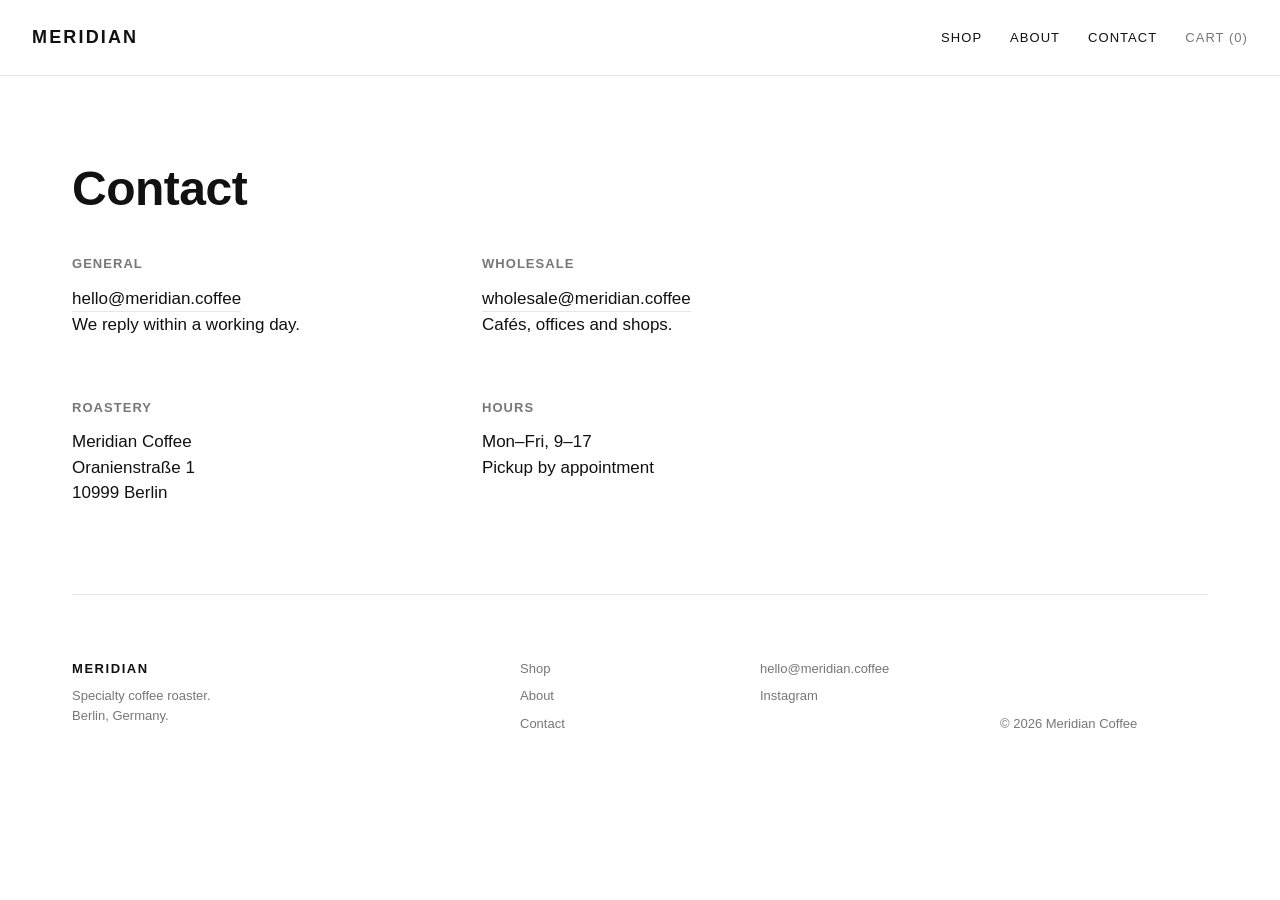
<file: contact.html>
<!DOCTYPE html>
<html lang="en">
<head>
  <meta charset="UTF-8" />
  <meta name="viewport" content="width=device-width, initial-scale=1.0" />
  <title>Contact — MERIDIAN</title>
  <meta name="description" content="Get in touch with Meridian Coffee." />
  <link rel="stylesheet" href="styles.css" />
</head>
<body>
  <header class="site-header">
    <a class="wordmark" href="index.html">MERIDIAN</a>
    <nav class="nav">
      <a href="shop.html">Shop</a>
      <a href="about.html">About</a>
      <a href="contact.html">Contact</a>
      <a href="#" class="nav-cart">Cart (0)</a>
    </nav>
  </header>

  <main>
    <section class="page">
      <h1 class="page-title">Contact</h1>
      <div class="contact-grid">
        <div class="contact-block">
          <h3>General</h3>
          <a href="mailto:hello@meridian.coffee">hello@meridian.coffee</a>
          <p>We reply within a working day.</p>
        </div>
        <div class="contact-block">
          <h3>Wholesale</h3>
          <a href="mailto:wholesale@meridian.coffee">wholesale@meridian.coffee</a>
          <p>Cafés, offices and shops.</p>
        </div>
        <div class="contact-block">
          <h3>Roastery</h3>
          <p>Meridian Coffee<br />Oranienstraße 1<br />10999 Berlin</p>
        </div>
        <div class="contact-block">
          <h3>Hours</h3>
          <p>Mon–Fri, 9–17<br />Pickup by appointment</p>
        </div>
      </div>
    </section>
  </main>

  <footer class="site-footer">
    <div class="footer-col">
      <span class="wordmark-small">MERIDIAN</span>
      <p>Specialty coffee roaster.<br />Berlin, Germany.</p>
    </div>
    <div class="footer-col">
      <a href="shop.html">Shop</a>
      <a href="about.html">About</a>
      <a href="contact.html">Contact</a>
    </div>
    <div class="footer-col">
      <a href="mailto:hello@meridian.coffee">hello@meridian.coffee</a>
      <a href="#">Instagram</a>
    </div>
    <div class="footer-col footer-fine">
      <span>© 2026 Meridian Coffee</span>
    </div>
  </footer>
</body>
</html>
</file>
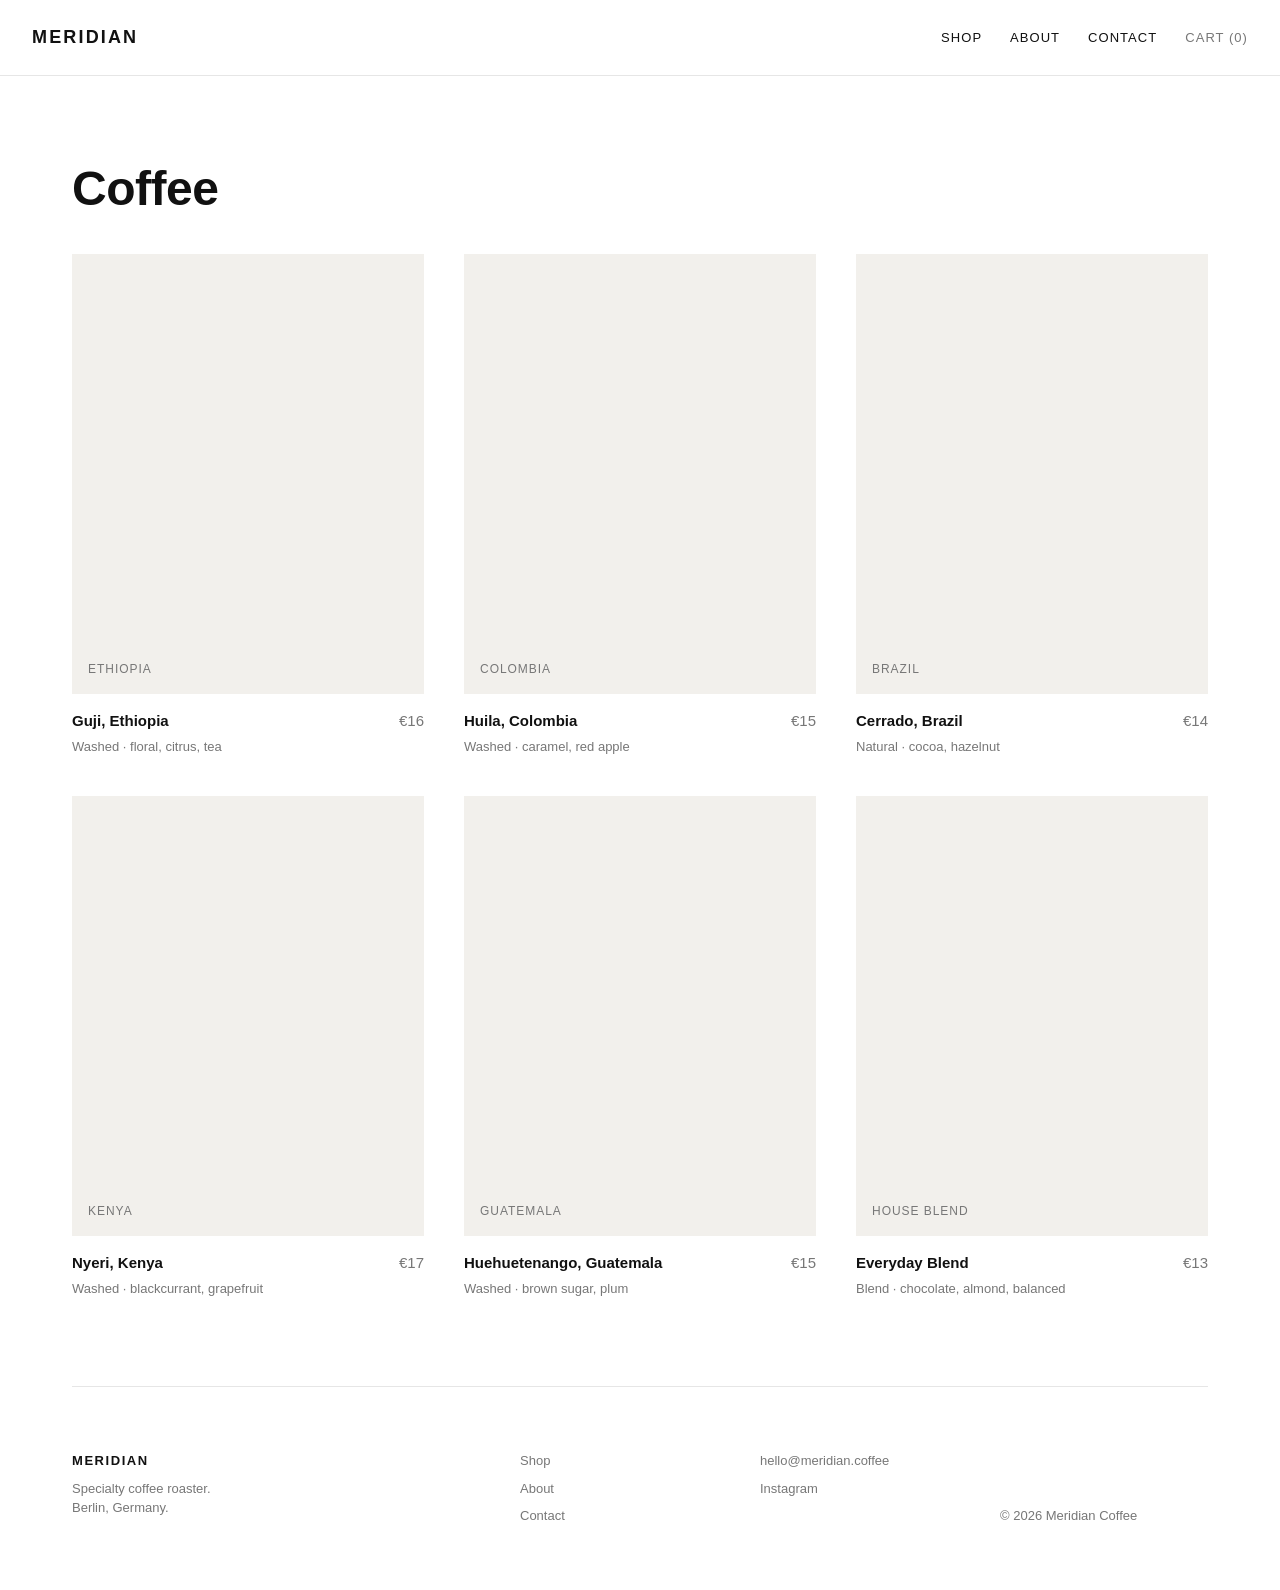
<file: shop.html>
<!DOCTYPE html>
<html lang="en">
<head>
  <meta charset="UTF-8" />
  <meta name="viewport" content="width=device-width, initial-scale=1.0" />
  <title>Shop — MERIDIAN</title>
  <meta name="description" content="Single-origin specialty coffee, roasted in small batches." />
  <link rel="stylesheet" href="styles.css" />
</head>
<body>
  <header class="site-header">
    <a class="wordmark" href="index.html">MERIDIAN</a>
    <nav class="nav">
      <a href="shop.html">Shop</a>
      <a href="about.html">About</a>
      <a href="contact.html">Contact</a>
      <a href="#" class="nav-cart">Cart (0)</a>
    </nav>
  </header>

  <main>
    <section class="page">
      <h1 class="page-title">Coffee</h1>
      <div class="grid">
        <a class="product" href="#">
          <div class="product-image" data-label="Ethiopia"></div>
          <div class="product-meta">
            <span class="product-name">Guji, Ethiopia</span>
            <span class="product-price">€16</span>
          </div>
          <span class="product-note">Washed · floral, citrus, tea</span>
        </a>
        <a class="product" href="#">
          <div class="product-image" data-label="Colombia"></div>
          <div class="product-meta">
            <span class="product-name">Huila, Colombia</span>
            <span class="product-price">€15</span>
          </div>
          <span class="product-note">Washed · caramel, red apple</span>
        </a>
        <a class="product" href="#">
          <div class="product-image" data-label="Brazil"></div>
          <div class="product-meta">
            <span class="product-name">Cerrado, Brazil</span>
            <span class="product-price">€14</span>
          </div>
          <span class="product-note">Natural · cocoa, hazelnut</span>
        </a>
        <a class="product" href="#">
          <div class="product-image" data-label="Kenya"></div>
          <div class="product-meta">
            <span class="product-name">Nyeri, Kenya</span>
            <span class="product-price">€17</span>
          </div>
          <span class="product-note">Washed · blackcurrant, grapefruit</span>
        </a>
        <a class="product" href="#">
          <div class="product-image" data-label="Guatemala"></div>
          <div class="product-meta">
            <span class="product-name">Huehuetenango, Guatemala</span>
            <span class="product-price">€15</span>
          </div>
          <span class="product-note">Washed · brown sugar, plum</span>
        </a>
        <a class="product" href="#">
          <div class="product-image" data-label="House blend"></div>
          <div class="product-meta">
            <span class="product-name">Everyday Blend</span>
            <span class="product-price">€13</span>
          </div>
          <span class="product-note">Blend · chocolate, almond, balanced</span>
        </a>
      </div>
    </section>
  </main>

  <footer class="site-footer">
    <div class="footer-col">
      <span class="wordmark-small">MERIDIAN</span>
      <p>Specialty coffee roaster.<br />Berlin, Germany.</p>
    </div>
    <div class="footer-col">
      <a href="shop.html">Shop</a>
      <a href="about.html">About</a>
      <a href="contact.html">Contact</a>
    </div>
    <div class="footer-col">
      <a href="mailto:hello@meridian.coffee">hello@meridian.coffee</a>
      <a href="#">Instagram</a>
    </div>
    <div class="footer-col footer-fine">
      <span>© 2026 Meridian Coffee</span>
    </div>
  </footer>
</body>
</html>
</file>
<file: styles.css>
/* MERIDIAN — sober, Helvetica-driven specialty coffee site */

:root {
  --bg: #ffffff;
  --ink: #111111;
  --muted: #777777;
  --line: #e6e6e6;
  --max: 1200px;
  --pad: 32px;
}

* {
  box-sizing: border-box;
}

html {
  -webkit-font-smoothing: antialiased;
  text-rendering: optimizeLegibility;
}

body {
  margin: 0;
  font-family: Helvetica, Arial, sans-serif;
  font-size: 16px;
  line-height: 1.5;
  color: var(--ink);
  background: var(--bg);
}

a {
  color: inherit;
  text-decoration: none;
}

img {
  max-width: 100%;
  display: block;
}

/* ---------- Header / nav ---------- */

.site-header {
  display: flex;
  align-items: center;
  justify-content: space-between;
  padding: 24px var(--pad);
  border-bottom: 1px solid var(--line);
  position: sticky;
  top: 0;
  background: var(--bg);
  z-index: 10;
}

.wordmark {
  font-size: 18px;
  font-weight: 700;
  letter-spacing: 0.12em;
}

.nav {
  display: flex;
  gap: 28px;
}

.nav a {
  font-size: 13px;
  letter-spacing: 0.08em;
  text-transform: uppercase;
  color: var(--ink);
}

.nav a:hover {
  color: var(--muted);
}

.nav-cart {
  color: var(--muted) !important;
}

/* ---------- Layout primitives ---------- */

main {
  max-width: var(--max);
  margin: 0 auto;
  padding: 0 var(--pad);
}

section {
  padding: 88px 0;
  border-bottom: 1px solid var(--line);
}

h1,
h2,
h3 {
  font-weight: 700;
  letter-spacing: -0.01em;
  margin: 0;
}

h1 {
  font-size: clamp(34px, 6vw, 64px);
  line-height: 1.05;
}

h2 {
  font-size: clamp(22px, 3vw, 30px);
}

p {
  margin: 0;
}

.link-arrow {
  font-size: 13px;
  letter-spacing: 0.08em;
  text-transform: uppercase;
  border-bottom: 1px solid var(--ink);
  padding-bottom: 2px;
}

.link-arrow:hover {
  color: var(--muted);
  border-color: var(--muted);
}

/* ---------- Hero ---------- */

.hero {
  padding: 120px 0;
}

.hero-text {
  max-width: 720px;
}

.hero-text p {
  margin: 24px 0 36px;
  font-size: 18px;
  color: var(--muted);
  max-width: 480px;
}

/* ---------- Intro ---------- */

.intro p {
  max-width: 760px;
  font-size: clamp(20px, 2.6vw, 26px);
  line-height: 1.4;
}

/* ---------- Sections with heading row ---------- */

.section-head {
  display: flex;
  align-items: baseline;
  justify-content: space-between;
  margin-bottom: 40px;
}

/* ---------- Product grid ---------- */

.grid {
  display: grid;
  grid-template-columns: repeat(3, 1fr);
  gap: 40px;
}

.product {
  display: block;
}

.product-image {
  aspect-ratio: 4 / 5;
  background: #f2f0ec;
  position: relative;
  margin-bottom: 16px;
}

.product-image::after {
  content: attr(data-label);
  position: absolute;
  left: 16px;
  bottom: 16px;
  font-size: 12px;
  letter-spacing: 0.08em;
  text-transform: uppercase;
  color: var(--muted);
}

.product:hover .product-image {
  background: #ebe8e2;
}

.product-meta {
  display: flex;
  justify-content: space-between;
  align-items: baseline;
  font-size: 15px;
}

.product-name {
  font-weight: 700;
}

.product-price {
  color: var(--muted);
}

.product-note {
  display: block;
  margin-top: 4px;
  font-size: 13px;
  color: var(--muted);
}

/* ---------- Philosophy ---------- */

.philosophy {
  max-width: 720px;
}

.philosophy p {
  margin-top: 16px;
  font-size: 18px;
  color: var(--muted);
}

/* ---------- Generic page content ---------- */

.page {
  padding: 88px 0;
}

.page-title {
  font-size: clamp(30px, 5vw, 48px);
  margin-bottom: 40px;
}

.prose {
  max-width: 620px;
}

.prose p {
  margin-bottom: 20px;
  font-size: 17px;
  line-height: 1.6;
}

.prose p:first-of-type {
  font-size: 20px;
  color: var(--ink);
}

/* ---------- Contact ---------- */

.contact-grid {
  display: grid;
  grid-template-columns: 1fr 1fr;
  gap: 60px;
  max-width: 760px;
}

.contact-block h3 {
  font-size: 13px;
  letter-spacing: 0.08em;
  text-transform: uppercase;
  margin-bottom: 12px;
  color: var(--muted);
}

.contact-block p,
.contact-block a {
  font-size: 17px;
  display: block;
}

.contact-block a {
  border-bottom: 1px solid var(--line);
  width: fit-content;
}

.contact-block a:hover {
  border-color: var(--ink);
}

/* ---------- Footer ---------- */

.site-footer {
  max-width: var(--max);
  margin: 0 auto;
  padding: 64px var(--pad);
  display: grid;
  grid-template-columns: 2fr 1fr 1fr 1fr;
  gap: 32px;
}

.site-footer a,
.site-footer p,
.site-footer span {
  font-size: 13px;
  color: var(--muted);
}

.footer-col {
  display: flex;
  flex-direction: column;
  gap: 8px;
}

.footer-col a:hover {
  color: var(--ink);
}

.wordmark-small {
  font-weight: 700 !important;
  letter-spacing: 0.12em;
  color: var(--ink) !important;
}

.footer-fine {
  justify-content: flex-end;
}

/* ---------- Responsive ---------- */

@media (max-width: 760px) {
  .grid {
    grid-template-columns: 1fr 1fr;
    gap: 24px;
  }
  .contact-grid {
    grid-template-columns: 1fr;
    gap: 36px;
  }
  .site-footer {
    grid-template-columns: 1fr 1fr;
  }
  .site-header {
    flex-direction: column;
    gap: 16px;
    align-items: flex-start;
  }
  section,
  .hero {
    padding: 56px 0;
  }
}

@media (max-width: 460px) {
  .grid {
    grid-template-columns: 1fr;
  }
}
</file>
